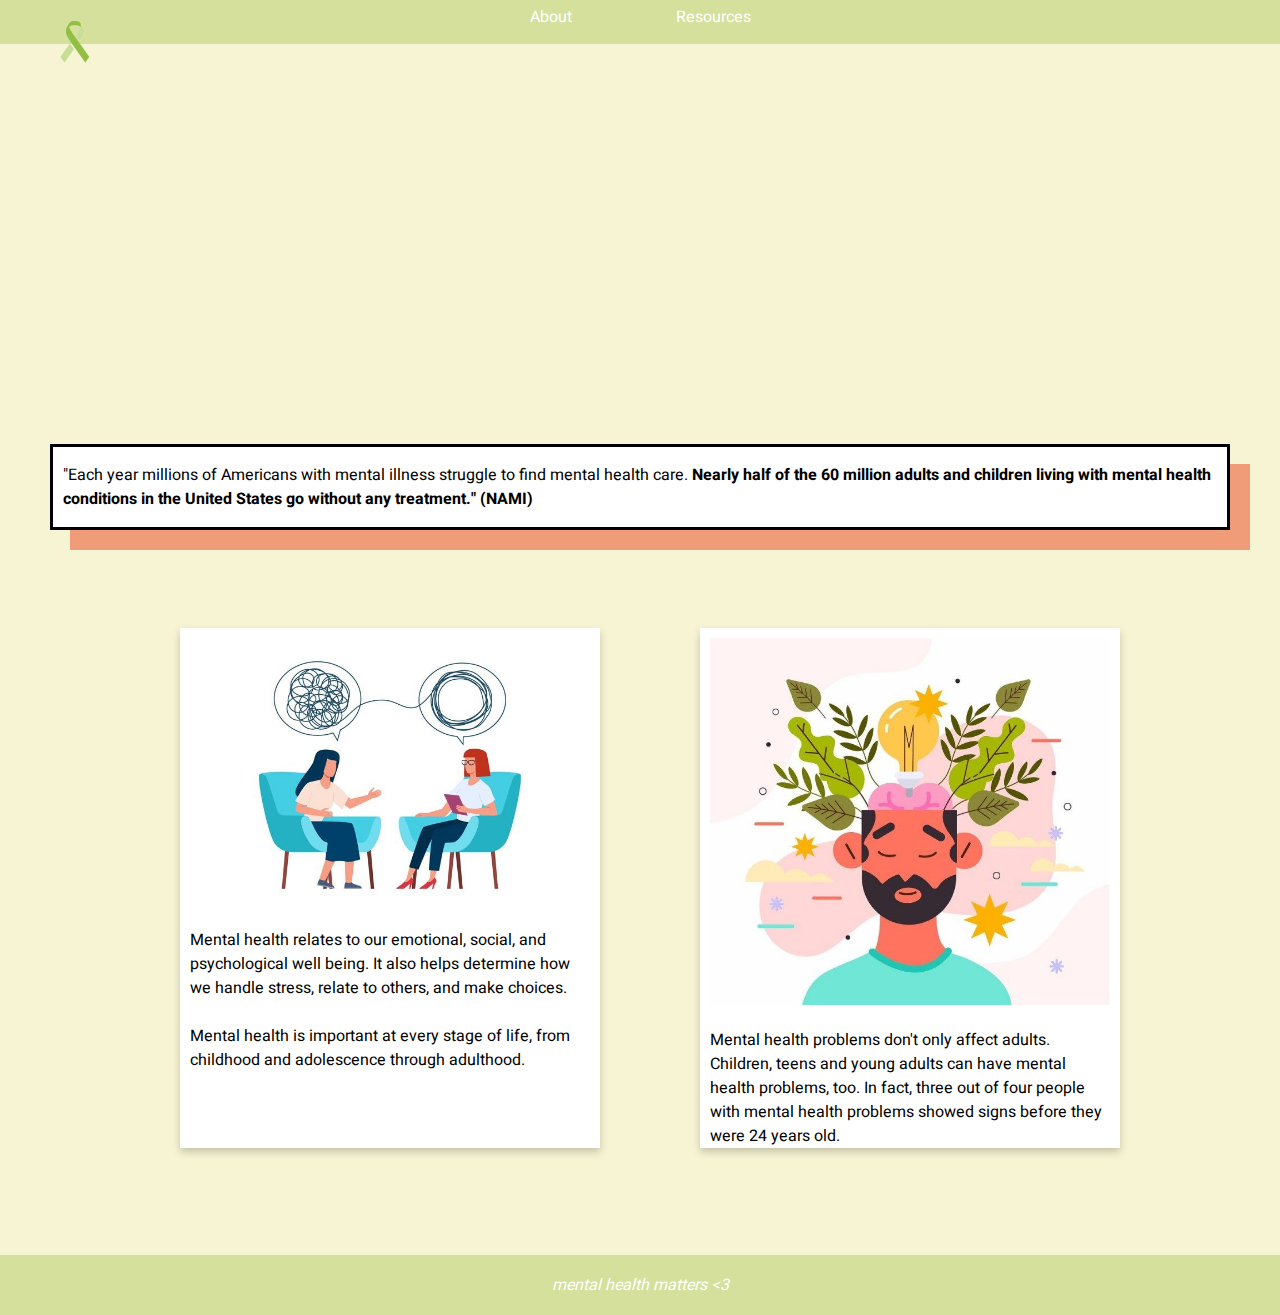
<file: index.html>
<!DOCTYPE html>
<html lang="en" dir="ltr">
  <head>
    <meta charset="utf-8">
    <link rel="stylesheet" href="style.css">
    <link rel="images" href="C:\saman\desktop\repositories\threepageproject">
    <link rel="pages" href="C:\saman\desktop\repositories\threepageproject\pages">
    <title></title>
  </head>
  <body>
  <!--Creating the Navigation Bar-->
    <div class="navBar">
      <a href="index.html"><img id="logo" src="images/maybelogo.png" alt="mental health matters"></a>
      <a href="pages/page1.html">About</a>
      <a class="pageLinks" href="pages/page2.html">Resources</a>
    </div>
<!--Hero Image-->
<div class="heroImage">
  <h2></h2>
</div>
<br>
<!--Pop Out Card-->
<div class="card">
  <div class="container">
    <p>"Each year millions of Americans with mental illness struggle to find mental health care. <b> Nearly half of the 60 million adults and children living with mental health conditions in the United States go without any treatment." (NAMI)</b></p>
  </div>
</div>
<br>
<br>
<!--Two Cards Side By Side-->
  <div class="bothCards">
    <!--CardOne-->
    <div class="cardOne">
      <img class="imageOne"src="images/therapy.jpg" alt="two women in therapy">
      <div class="container">
        <p> Mental health relates to our emotional, social, and psychological well being. It also helps determine how we handle stress, relate to others, and make choices.
          <br>
          <br>
           Mental health is important at every stage of life, from childhood and adolescence through adulthood.</p>
      </div>
    </div>
    <!--CardTwo-->
    <div class="cardTwo">
      <img class="imageOne" src="images/beating-thoughts.jpg" alt="Beating Negative Thoughts Art">
      <div class="container">
        <p>Mental health problems don't only affect adults. Children, teens and young adults can have mental health problems, too. In fact, three out of four people with mental health problems showed signs before they were 24 years old.</p>
      </div>
    </div>
  </div>
<!--``Fixed Footer-->
<div class="footer">
  <p><i> mental health matters <3 </i></p>
</div>
  </body>
</html>
</file>
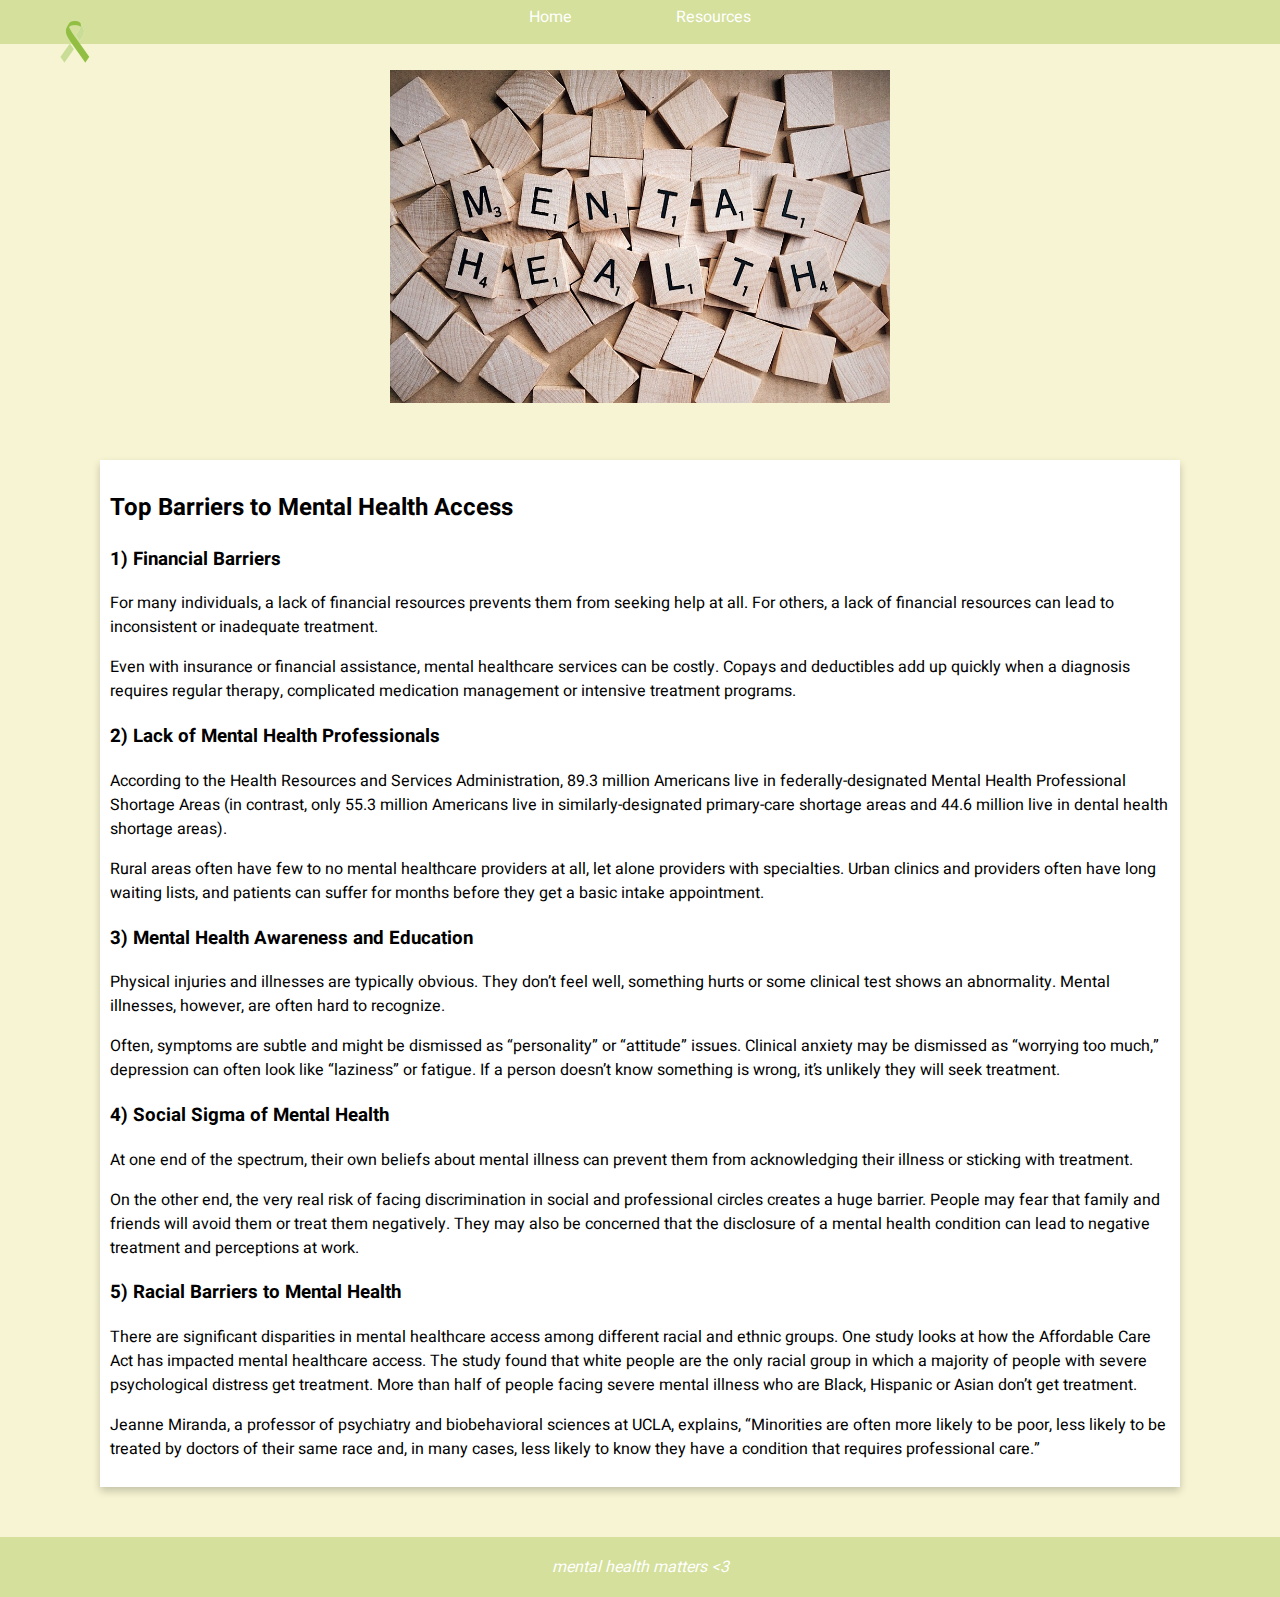
<file: pages/page1.html>
<!DOCTYPE html>
<html lang="en" dir="ltr">
  <head>
    <meta charset="utf-8">
    <link rel="stylesheet" href="../style.css">
    <link rel="images" href="C:\saman\desktop\repositories\threepageproject\pages">
    <link rel="pages" href="C:\saman\desktop\repositories\threepageproject\pages">
    <title></title>
  </head>
  <body>
<!--Adding the NavBar (just copying and pasting)-->
<div class="navBar">
  <a href="../index.html"><img id="logo" src="../images/maybelogo.png" alt="mental health matters"></a>
  <a href="../index.html">Home</a>
  <a class="pageLinks" href="../pages/page2.html">Resources</a>
</div>

<!--Main Image-->
<div class="mainImage">
  <img class="puzzleImage"src="../images/puzzle.jpg" alt="puzzles">
</div>
<!--Content for Page1-->
<div class="textOne">
  <h2>Top Barriers to Mental Health Access</h2>
  <h3>1) Financial Barriers</h3>
    <p> For many individuals, a lack of financial resources prevents them from seeking help at all. For others, a lack of financial resources can lead to inconsistent or inadequate treatment.</p>
    <p> Even with insurance or financial assistance, mental healthcare services can be costly. Copays and deductibles add up quickly when a diagnosis requires regular therapy, complicated medication management or intensive treatment programs.</p>
  <h3>2) Lack of Mental Health Professionals</h3>
    <p>According to the Health Resources and Services Administration, 89.3 million Americans live in federally-designated Mental Health Professional Shortage Areas (in contrast, only 55.3 million Americans live in similarly-designated primary-care shortage areas and 44.6 million live in dental health shortage areas).</p>
    <p>Rural areas often have few to no mental healthcare providers at all, let alone providers with specialties. Urban clinics and providers often have long waiting lists, and patients can suffer for months before they get a basic intake appointment.</p>
  <h3>3) Mental Health Awareness and Education</h3>
    <p>Physical injuries and illnesses are typically obvious. They don’t feel well, something hurts or some clinical test shows an abnormality. Mental illnesses, however, are often hard to recognize.</p>
    <p>Often, symptoms are subtle and might be dismissed as “personality” or “attitude” issues. Clinical anxiety may be dismissed as “worrying too much,” depression can often look like “laziness” or fatigue. If a person doesn’t know something is wrong, it’s unlikely they will seek treatment.</p>
  <h3>4) Social Sigma of Mental Health</h3>
    <p> At one end of the spectrum, their own beliefs about mental illness can prevent them from acknowledging their illness or sticking with treatment.</p>
    <p>On the other end, the very real risk of facing discrimination in social and professional circles creates a huge barrier. People may fear that family and friends will avoid them or treat them negatively. They may also be concerned that the disclosure of a mental health condition can lead to negative treatment and perceptions at work.</p>
  <h3>5) Racial Barriers to Mental Health</h3>
    <p>There are significant disparities in mental healthcare access among different racial and ethnic groups. One study looks at how the Affordable Care Act has impacted mental healthcare access. The study found that white people are the only racial group in which a majority of people with severe psychological distress get treatment. More than half of people facing severe mental illness who are Black, Hispanic or Asian don’t get treatment.</p>
    <p>Jeanne Miranda, a professor of psychiatry and biobehavioral sciences at UCLA, explains, “Minorities are often more likely to be poor, less likely to be treated by doctors of their same race and, in many cases, less likely to know they have a condition that requires professional care.”</p>
</div>
<!--Fixed footer-->
<div class="footer">
  <p><i> mental health matters <3 </i></p>
</div>
  </body>
</html>
</file>
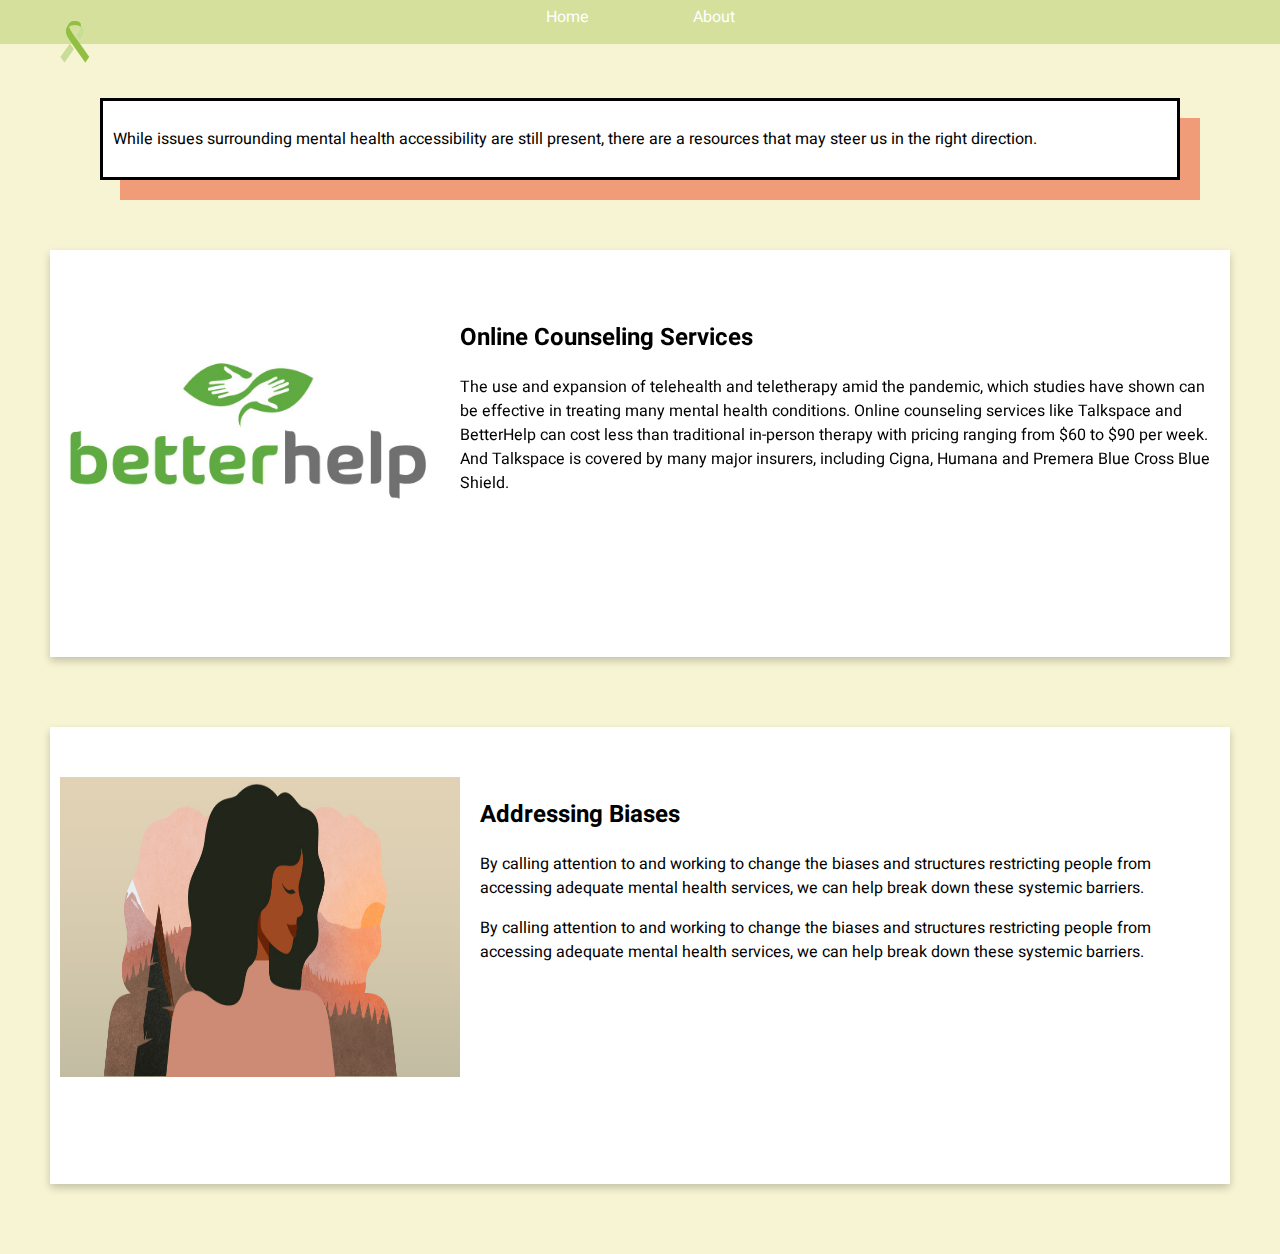
<file: pages/page2.html>
<!DOCTYPE html>
<html lang="en" dir="ltr">
  <head>
    <meta charset="utf-8">
    <title></title>
    <link rel="stylesheet" href="../style.css">
    <link rel="images" href="C:\saman\desktop\repositories\threepageproject\pages">
    <link rel="pages" href="C:\saman\desktop\repositories\threepageproject\pages">
  </head>
  <body>
    <!--Adding the NavBar (just copying and pasting)-->
    <div class="navBar">
      <a href="../index.html"><img id="logo" src="../images/maybelogo.png" alt="mental health matters"></a>
      <a href="../index.html">Home</a>
      <a class="pageLinks" href="../pages/page1.html">About</a>
    </div>
  <!--Main Card for page 2-->
  <br>
  <br>
  <div class="textCard">
    <p>While issues surrounding mental health accessibility are still present, there are a resources that may steer us in the right direction. </p>
  </div>

<div class="resourceOne">
  <img class="betterHelp"src="../images/better-help.jpg" alt="Better Help">
  <div class="containerOne">
    <h2>Online Counseling Services</h2>
    <p>The use and expansion of telehealth and teletherapy amid the pandemic, which studies have shown can be effective in treating many mental health conditions. Online counseling services like Talkspace and BetterHelp can cost less than traditional in-person therapy with pricing ranging from $60 to $90 per week. And Talkspace is covered by many major insurers, including Cigna, Humana and Premera Blue Cross Blue Shield.</p>
  </div>
</div>
<div class="resourceTwo">
  <img class="community" src="../images/community-of-color.jpg" alt="Illustration of people of color">
  <div class="containerOne">
    <h2>Addressing Biases</h2>
    <p>By calling attention to and working to change the biases and structures restricting people from accessing adequate mental health services, we can help break down these systemic barriers.</p>
    <p>By calling attention to and working to change the biases and structures restricting people from accessing adequate mental health services, we can help break down these systemic barriers.</p>
  </div>
</div>
  </body>
</html>
</file>
<file: style.css>
/*fonts*/
@import url('https://fonts.googleapis.com/css2?family=Heebo:wght@200&family=PT+Serif&display=swap');

/*Removing extra padding*/
body, html {
  box-sizing: border-box;
  padding: 0;
  margin: 0;
}

body {
  font-family: 'Heebo', sans-serif;
  background-color: #F6F4D2;
}

/*Working on the Navigation Bar*/
#logo {
  display: block;
  position: absolute;
  width: 150px;
  padding-bottom: 15px;

}

.navBar {
  background-color: #D4E09B;
  padding-top: 5px;
  padding-bottom: 15px;
  position: fixed;
  width: 100%;
  text-align: center;
}

.pageLinks {
  padding-left: 100px;
}

a, a:visited {
  color: white;
  text-decoration: none;
}

/*Hero Image*/
.heroImage {
background-image: url('https://9b16f79ca967fd0708d1-2713572fef44aa49ec323e813b06d2d9.ssl.cf2.rackcdn.com/1140x_a10-7_cTC/stock-mentalhealth-1625217266.jpg');
background-size: cover;
background-position: center center;
padding-top: 400px;
}

/*Pop Out Card */

.card {
  border-style: solid;
  border-color: black;
  padding-left: 10px;
  padding-right: 10px;
  display: block;
  margin-left: 50px;
  margin-right: 50px;
  box-shadow:20px 20px 0 rgba(241,156,121,255);
  transition: 0.3s;
  background-color: white;
}

.card:hover {
  box-shadow: 30px 30px 0 rgba(164, 74, 63, 225);
}

.bothCards {
  display: inline-block;
}

/*Card One*/
.cardOne {
  margin-left: 180px;
  margin-top: 50px;
  float: left;
  padding: 10px;
  box-shadow: 0 4px 8px 0 rgba(0, 0, 0, 0.2);
  width: 400px;
  height: 500px;
  transition: 0.3s;
  background-color: white;
}

.imageOne {
  max-width: 100%;
  width: 400px;
  height: auto;
  display: inline-block;
}

.container {
  display: inline-block;
}

.cardOne:hover {
  box-shadow: 0 8px 12px 0 rgba(0, 0, 0, 0.2);
}

/*Card Two*/
.cardTwo {
  margin-left: 100px;
  margin-right: 100px;
  margin-top: 50px;
  display: inline-block;
  float: right;
  padding: 10px;
  box-shadow: 0 4px 8px 0 rgba(0, 0, 0, 0.2);
  width: 400px;
  height: 500px;
  transition: 0.3s;
  margin-bottom: 100px;
  background-color: white;
}

.cardTwo:hover {
  box-shadow: 0 8px 12px 0 rgba(0, 0, 0, 0.2);
}

/*The footer*/
.footer {
  background-color: #D4E09B;
  padding-top: 2px;
  padding-bottom: 2px;
  position: sticky;
  width: 100%;
  text-align: center;
  color: white;
}

/*Starting with the 'about' page*/

.puzzleImage {
  max-width: 100%;
  width: 500px;
  margin-top: 70px;

}

.mainImage {
  text-align: center;
}

.textOne {
  background-color: white;
  margin-top: 50px;
  margin-left: 100px;
  margin-right: 100px;
  margin-bottom: 50px;
  box-shadow: 0 4px 8px 0 rgba(0, 0, 0, 0.2);
  padding: 10px;
  transition: 0.3s;
}

.textOne:hover {
  box-shadow: 0 8px 12px 0 rgba(0, 0, 0, 0.2);
}

/*Page 2*/
.textCard {
  background-color: white;
  border-style: solid;
  margin-top: 50px;
  margin-left: 100px;
  margin-right: 100px;
  margin-bottom: 50px;
  box-shadow:20px 20px 0 rgba(241,156,121,255);
  padding: 10px;
  transition: 0.3s;
}

.textCard:hover {
  box-shadow: 30px 30px 0 rgba(164, 74, 63, 225);
}

/*Styling the resources (put display:inline in the smaller divs)*/
.betterHelp {
  display: inline-block;
  max-width: 100%;
  width: 400px;

}

.containerOne {
  position: absolute;
  display: inline-block;
  padding-top: 50px;
  padding-left: 10px;
  padding-right: 10px;
}

.resourceOne {
  background-color: white;
  box-shadow: 0 4px 8px 0 rgba(0, 0, 0, 0.2);
  margin-left: 50px;
  margin-top: 70px;
  margin-right: 50px;
  margin-bottom:70px;
  position: relative;
}

.community {
  display: inline-block;
  max-width: 100%;
  width: 400px;
  height: 300px;
  padding-left: 10px;
  padding-top: 50px;
  padding-right: 10px;
}

.resourceTwo {
  background-color: white;
  box-shadow: 0 4px 8px 0 rgba(0, 0, 0, 0.2);
  margin-left: 50px;
  margin-top: 70px;
  margin-right: 50px;
  margin-bottom:70px;
  position: relative;
  padding-bottom: 100px;
}

/*
</file>
